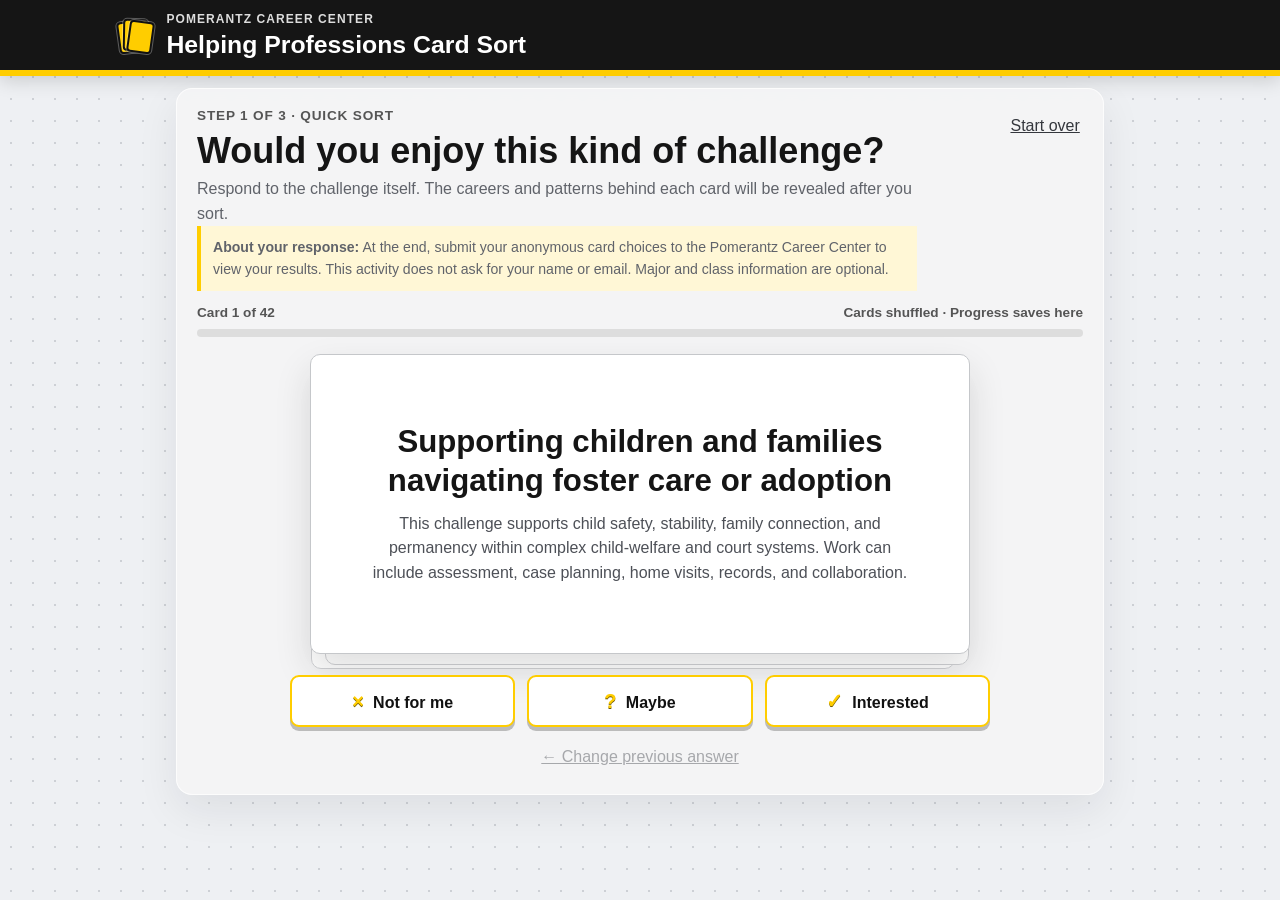
<file: index.html>
<!doctype html>
<html lang="en">
<head>
  <meta charset="utf-8">
  <meta name="viewport" content="width=device-width, initial-scale=1">
  <meta name="description" content="Sort helping-profession challenges, discover patterns, and save careers to explore.">
  <title>Helping Professions Card Sort</title>
  <link rel="stylesheet" href="styles.css">
</head>
<body>
  <a class="skip-link" href="#main">Skip to activity</a>
  <header class="site-header">
    <div class="header-inner">
      <div class="brand-mark" aria-hidden="true"><span></span><span></span><span></span></div>
      <div>
        <p class="eyebrow">Pomerantz Career Center</p>
        <h1>Helping Professions Card Sort</h1>
      </div>
    </div>
  </header>

  <main id="main" class="shell">
    <section id="sort-view" class="view" aria-labelledby="sort-heading">
      <div class="intro-row">
        <div>
          <p class="step-label">Step 1 of 3 · Quick sort</p>
          <h2 id="sort-heading">Would you enjoy this kind of challenge?</h2>
          <p>Respond to the challenge itself. The careers and patterns behind each card will be revealed after you sort.</p>
          <p class="data-notice"><strong>About your response:</strong> At the end, submit your anonymous card choices to the Pomerantz Career Center to view your results. This activity does not ask for your name or email. Major and class information are optional.</p>
        </div>
        <button id="reset-top" class="text-button" type="button">Start over</button>
      </div>

      <div class="progress-wrap" aria-live="polite">
        <div class="progress-meta"><span id="progress-text">Card 1 of 42</span><span id="saved-note">Cards shuffled · Progress saves here</span></div>
        <div class="progress-track"><div id="progress-bar" class="progress-bar"></div></div>
      </div>

      <div class="deck-stage">
        <article id="sort-card" class="sort-card" tabindex="-1">
          <h3 id="challenge-prompt"></h3>
          <p id="short-description" class="card-description"></p>
        </article>
      </div>

      <div class="decision-buttons" aria-label="Sort this card">
        <button class="decision not" data-choice="not" type="button"><span aria-hidden="true">×</span> Not for me</button>
        <button class="decision maybe" data-choice="maybe" type="button"><span aria-hidden="true">?</span> Maybe</button>
        <button class="decision interested" data-choice="interested" type="button"><span aria-hidden="true">✓</span> Interested</button>
      </div>
      <button id="back-card" class="back-button" type="button">← Change previous answer</button>
    </section>

    <section id="patterns-view" class="view" hidden aria-labelledby="patterns-heading">
      <p class="step-label">Step 2 of 3 · Find your patterns</p>
      <div class="result-heading-row">
        <div>
          <h2 id="patterns-heading">What caught your interest?</h2>
          <p id="patterns-summary"></p>
        </div>
        <button id="review-sort" class="secondary-button" type="button">Review my sort</button>
      </div>

      <div id="pattern-panel" class="pattern-panel"></div>

      <div class="shortlist-heading">
        <div>
          <h3>Choose up to 5 to explore further</h3>
          <p>Select the challenges you most want to investigate. Open any card to see careers, settings, and ways to gain experience.</p>
        </div>
        <div id="shortlist-count" class="count-pill" aria-live="polite">0 of 5 selected</div>
      </div>

      <div id="filter-row" class="filter-row" aria-label="Filter cards by pattern"></div>
      <div id="candidate-grid" class="candidate-grid"></div>
      <div id="empty-candidates" class="empty-state" hidden>
        <h3>No careers are in this group yet.</h3>
        <p>Choose another pattern, or review your sort and move a few cards into Interested or Maybe.</p>
      </div>

      <div class="sticky-next">
        <p id="next-help">Select at least one card to build your results.</p>
        <button id="build-results" class="primary-button" type="button" disabled>Continue to submit →</button>
      </div>
    </section>

    <section id="results-view" class="view" hidden aria-labelledby="results-heading">
      <p class="step-label">Step 3 of 3 · Submit and explore</p>
      <div class="result-heading-row">
        <div>
          <h2 id="results-heading">One last step</h2>
          <p id="results-intro">Add any optional context below. Your patterns and exploration list will appear after you submit.</p>
        </div>
      </div>

      <div id="results-content" hidden>
        <div id="result-patterns" class="result-patterns"></div>
        <div id="result-cards" class="result-cards"></div>

        <section class="explore-next" aria-labelledby="explore-next-heading">
          <h3 id="explore-next-heading">Keep exploring your strongest options</h3>
          <p>Use more than one source. Compare duties, preparation, work settings, and outlook; then test what you learn through conversations and experience.</p>
          <div class="resource-grid">
            <a href="https://careers.uiowa.edu/career-communities/helping-counseling" target="_blank" rel="noopener"><strong>Helping &amp; Counseling</strong><span>Career ideas, organizations, search terms, internships, and job resources</span></a>
            <a href="https://careers.uiowa.edu/explore" target="_blank" rel="noopener"><strong>Explore Majors &amp; Careers</strong><span>Assessments, O*NET, the Occupational Outlook Handbook, MyMajors, and exploration tools</span></a>
            <a href="https://careers.uiowa.edu/career-prep/gain-experience" target="_blank" rel="noopener"><strong>Gain Experience</strong><span>HawkShadow, Career Treks, research, volunteering, simulations, micro-internships, and experiential courses</span></a>
            <a href="https://careers.uiowa.edu/informational-interviews" target="_blank" rel="noopener"><strong>Talk with a professional</strong><span>Plan an informational interview to learn what a role is really like</span></a>
            <a href="https://www.onetonline.org/" target="_blank" rel="noopener"><strong>O*NET</strong><span>Compare tasks, skills, interests, work activities, and preparation</span></a>
            <a href="https://www.bls.gov/ooh/" target="_blank" rel="noopener"><strong>Occupational Outlook Handbook</strong><span>Verify education, duties, pay, and employment outlook</span></a>
          </div>
          <p class="accuracy-note"><strong>Important:</strong> Job titles and credential requirements vary by employer, state, and type of service. Verify current requirements before choosing a program or career path.</p>
        </section>

        <div class="final-actions">
          <button id="copy-results" class="secondary-button" type="button">Copy my results</button>
          <button id="print-results" class="primary-button" type="button">Print or save as PDF</button>
          <button id="edit-shortlist" class="secondary-button" type="button">Edit choices</button>
          <button id="reset-bottom" class="text-button" type="button">Start over</button>
        </div>
        <p id="copy-status" class="copy-status" role="status" aria-live="polite"></p>
      </div>

      <div id="submission-panel" class="action-panel">
        <form id="response-form" class="response-form">
          <div class="form-field">
            <label for="student-major">Major <span>(optional)</span></label>
            <input id="student-major" name="major" type="text" maxlength="120" autocomplete="organization-title" placeholder="e.g., Psychology">
          </div>
          <div class="form-field">
            <label for="usage-context">How are you using this? <span>(optional)</span></label>
            <select id="usage-context" name="usageContext">
              <option value="">Select one</option>
              <option value="class">Class assignment</option>
              <option value="workshop">Workshop or presentation</option>
              <option value="coaching">Career coaching appointment</option>
              <option value="individual">Individual exploration</option>
              <option value="other">Other</option>
            </select>
          </div>
          <div class="form-field">
            <label for="course-group">Course or group <span>(optional)</span></label>
            <input id="course-group" name="courseGroup" type="text" maxlength="120" placeholder="e.g., CCP:1300 or student organization" aria-describedby="course-lock-note">
            <small id="course-lock-note" class="course-lock-note" hidden>Provided by your course link</small>
          </div>
          <div class="honeypot" aria-hidden="true">
            <label for="website">Website</label>
            <input id="website" name="website" type="text" tabindex="-1" autocomplete="off">
          </div>
          <button id="save-results" class="primary-button" type="submit">Submit &amp; view my results</button>
        </form>
        <div class="submission-secondary">
          <button id="reset-submit" class="text-button" type="button">Start over</button>
        </div>
        <p id="save-status" class="save-status" role="status" aria-live="polite"></p>
      </div>
    </section>
  </main>

  <dialog id="detail-dialog" class="detail-dialog">
    <div class="dialog-topline">
      <span id="dialog-chip" class="category-chip"></span>
      <button id="close-dialog" class="close-button" type="button" aria-label="Close details">×</button>
    </div>
    <h2 id="dialog-title"></h2>
    <p id="dialog-description"></p>
    <dl class="detail-list">
      <div><dt>Strengths you might use</dt><dd id="dialog-strengths"></dd></div>
      <div><dt>Careers to investigate</dt><dd id="dialog-careers"></dd></div>
      <div><dt>Typical preparation</dt><dd id="dialog-preparation"></dd></div>
      <div><dt>Common settings</dt><dd id="dialog-settings"></dd></div>
      <div><dt>A question to investigate</dt><dd id="dialog-reality"></dd></div>
      <div><dt>Ways to try it out</dt><dd id="dialog-opportunities"></dd></div>
    </dl>
    <div class="dialog-resources">
      <a id="dialog-onet" class="resource-link" href="https://www.onetonline.org/" target="_blank" rel="noopener">Research a related occupation in O*NET ↗</a>
      <a class="resource-link" href="https://careers.uiowa.edu/career-communities/helping-counseling" target="_blank" rel="noopener">Explore Helping &amp; Counseling resources ↗</a>
    </div>
  </dialog>

  <div id="toast" class="toast" role="status" aria-live="polite"></div>
  <div id="print-locked-message" class="print-locked-message">
    <h1>Submit your card sort before printing</h1>
    <p>Return to the Helping Professions Card Sort, select “Submit &amp; view my results,” and then print again.</p>
  </div>
  <script src="cards-data.js"></script>
  <script src="app.js"></script>
</body>
</html>
</file>
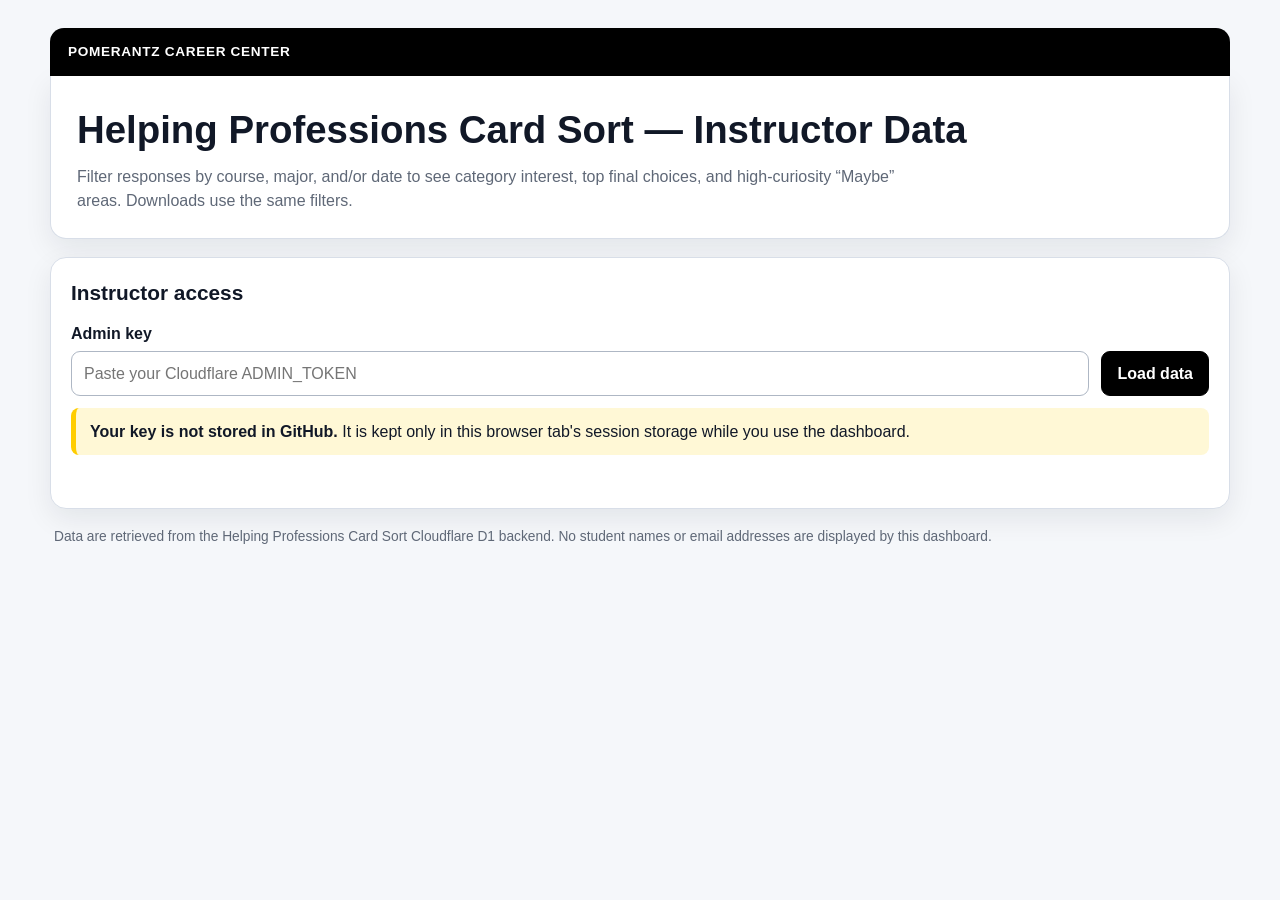
<file: instructor.html>
<!doctype html>
<html lang="en">
<head>
  <meta charset="utf-8">
  <meta name="viewport" content="width=device-width, initial-scale=1">
  <title>Helping Professions Card Sort — Instructor Data</title>
  <meta name="robots" content="noindex,nofollow">
  <style>
    :root{
      --ink:#111827;--muted:#5f6877;--line:#d8dee8;--panel:#fff;--soft:#f5f7fa;
      --gold:#ffcd00;--black:#000;--danger:#b42318;--success:#067647;
      --radius:16px;--shadow:0 10px 28px rgba(17,24,39,.08)
    }
    *{box-sizing:border-box}
    body{margin:0;font-family:Arial,Helvetica,sans-serif;color:var(--ink);background:var(--soft);line-height:1.45}
    button,input,select{font:inherit}
    button{cursor:pointer}
    .shell{width:min(1180px,calc(100% - 28px));margin:28px auto 56px}
    .brandbar{background:#000;color:#fff;padding:14px 18px;border-radius:14px 14px 0 0;font-size:.85rem;font-weight:700;letter-spacing:.05em}
    header{background:#fff;border:1px solid var(--line);border-top:none;padding:26px;border-radius:0 0 var(--radius) var(--radius);box-shadow:var(--shadow)}
    h1,h2,h3,p{margin-top:0}
    h1{margin-bottom:8px;font-size:clamp(1.7rem,4vw,2.4rem)}
    h2{font-size:1.3rem;margin-bottom:14px}
    h3{font-size:1rem;margin-bottom:8px}
    .lede{color:var(--muted);margin-bottom:0;max-width:820px}
    .panel{margin-top:18px;background:#fff;border:1px solid var(--line);border-radius:var(--radius);padding:20px;box-shadow:var(--shadow)}
    .auth-grid{display:grid;grid-template-columns:minmax(220px,1fr) auto;gap:12px;align-items:end}
    .filter-grid{display:grid;grid-template-columns:1.25fr 1.25fr .8fr .8fr;gap:12px;align-items:end}
    .filter-actions{display:flex;gap:10px;flex-wrap:wrap;margin-top:14px}
    label{display:block;font-weight:700;margin-bottom:6px}
    input,select{width:100%;min-height:44px;padding:10px 12px;border:1px solid #aeb7c4;border-radius:9px;background:#fff;color:var(--ink)}
    input:focus,select:focus,button:focus-visible{outline:3px solid rgba(255,205,0,.55);outline-offset:2px}
    .btn{border:1px solid #000;border-radius:9px;min-height:44px;padding:10px 15px;font-weight:700;background:#fff;color:#000}
    .btn.primary{background:#000;color:#fff}
    .btn.gold{background:var(--gold);color:#111;border-color:#111}
    .btn.subtle{border-color:var(--line)}
    .btn:disabled{opacity:.45;cursor:not-allowed}
    .status{min-height:1.5em;margin-top:10px;font-size:.94rem;color:var(--muted)}
    .status.error{color:var(--danger);font-weight:700}
    .status.success{color:var(--success);font-weight:700}
    .hidden{display:none!important}
    .summary-grid{display:grid;grid-template-columns:repeat(4,minmax(0,1fr));gap:12px;margin:18px 0}
    .metric{border:1px solid var(--line);border-radius:12px;padding:16px;background:#fff}
    .metric .value{display:block;font-size:1.8rem;font-weight:800;line-height:1.1;margin-bottom:5px}
    .metric .label{color:var(--muted);font-size:.9rem}
    .section-grid{display:grid;grid-template-columns:1.15fr .85fr;gap:18px;margin-top:18px}
    .card{border:1px solid var(--line);border-radius:14px;padding:18px;background:#fff}
    .note{background:#fff8d6;border-left:5px solid var(--gold);padding:12px 14px;border-radius:8px;margin:12px 0 0}
    .table-wrap{overflow-x:auto}
    table{width:100%;border-collapse:collapse;font-size:.94rem}
    th,td{text-align:left;padding:10px 8px;border-bottom:1px solid var(--line);vertical-align:top}
    th{font-size:.84rem;color:#4b5563}
    td.num,th.num{text-align:right;white-space:nowrap}
    .bar{height:10px;display:flex;width:100%;min-width:130px;border-radius:999px;overflow:hidden;background:#eef1f5;margin-top:5px}
    .bar .yes{background:#111827}
    .bar .maybe{background:#9ca3af}
    .legend{display:flex;gap:14px;flex-wrap:wrap;color:var(--muted);font-size:.85rem;margin:2px 0 12px}
    .dot{display:inline-block;width:10px;height:10px;border-radius:50%;margin-right:5px}
    .dot.yes{background:#111827}
    .dot.maybe{background:#9ca3af}
    .rank{display:inline-flex;width:26px;height:26px;border-radius:50%;align-items:center;justify-content:center;background:#111827;color:#fff;font-weight:800;font-size:.82rem;margin-right:8px;flex:0 0 auto}
    .rank-row{display:flex;align-items:flex-start;padding:9px 0;border-bottom:1px solid var(--line)}
    .rank-row:last-child{border-bottom:0}
    .rank-main{flex:1}
    .rank-main strong{display:block}
    .muted{color:var(--muted)}
    .actions{display:flex;gap:10px;flex-wrap:wrap;margin-top:14px}
    .match-count{font-weight:700;margin:12px 0 0}
    footer{color:var(--muted);font-size:.86rem;padding:18px 4px}

    @media(max-width:900px){
      .filter-grid{grid-template-columns:1fr 1fr}
      .summary-grid{grid-template-columns:repeat(2,minmax(0,1fr))}
      .section-grid{grid-template-columns:1fr}
    }
    @media(max-width:600px){
      .shell{width:min(100% - 18px,1180px);margin-top:12px}
      header,.panel{padding:16px}
      .auth-grid,.filter-grid{grid-template-columns:1fr}
      .summary-grid{grid-template-columns:1fr 1fr}
      .metric .value{font-size:1.45rem}
    }

    @media print{
      @page{size:letter landscape;margin:.32in}
      *{-webkit-print-color-adjust:exact!important;print-color-adjust:exact!important}
      body{background:#fff;color:#111;font-size:9pt}
      .shell{width:100%;margin:0}
      .auth-panel,.toolbar-panel,.actions,.status,footer,.context-card{display:none!important}

      .brandbar{
        background:#000!important;color:#fff!important;border-radius:0;
        padding:6px 11px;font-size:7.2pt;letter-spacing:.08em
      }
      header{
        border:1px solid #cfd5dd;border-top:0;border-radius:0 0 8px 8px;
        padding:9px 12px 8px;box-shadow:none!important;margin-bottom:7px
      }
      header h1{font-size:17pt;line-height:1.05;margin:0 0 3px}
      header .lede{display:none}

      #report{
        display:block!important;border:0!important;box-shadow:none!important;
        padding:0!important;margin:0!important
      }
      #report-heading{
        font-size:14pt;margin:0;border-bottom:3px solid #ffcd00;padding:0 0 4px
      }
      #report-subtitle{font-size:7.2pt;margin:3px 0 6px;color:#606975;line-height:1.2}

      .summary-grid{
        display:grid!important;grid-template-columns:repeat(4,1fr)!important;
        gap:5px;margin:0 0 6px
      }
      .metric{
        padding:6px 7px;border:1px solid #d4d9e1;border-radius:6px;
        background:#f7f8fa!important;min-height:40px
      }
      .metric .value{font-size:15pt;line-height:1;margin-bottom:2px}
      .metric .label{font-size:7pt;line-height:1.05;color:#555f6c}

      .section-grid{
        display:grid!important;grid-template-columns:1.15fr .85fr!important;
        gap:6px;margin-top:6px
      }
      .secondary-grid{grid-template-columns:1fr!important}
      .card{
        box-shadow:none!important;border:1px solid #d4d9e1;border-radius:6px;
        padding:6px 7px;margin:0;break-inside:avoid;page-break-inside:avoid
      }
      .card h3{font-size:9.5pt;margin:0 0 3px}
      .card p.muted{font-size:6.8pt;line-height:1.15;margin-bottom:3px}
      .legend{font-size:6.1pt;margin:0 0 3px;gap:7px}
      .dot{width:5px;height:5px}

      table{font-size:7pt}
      th,td{padding:2.7px 3px;line-height:1.1}
      th{font-size:6.4pt}
      .bar{height:4px;min-width:55px;margin-top:1px}

      .rank-row{padding:2.8px 0}
      .rank{width:15px;height:15px;font-size:5.5pt;margin-right:4px}
      .rank-main strong{font-size:7.5pt;line-height:1.08}
      .rank-main .muted{font-size:6.4pt;line-height:1.05}
      a{text-decoration:none;color:#111}
    }
  </style>
</head>
<body>
  <main class="shell">
    <div class="brandbar">POMERANTZ CAREER CENTER</div>
    <header>
      <h1>Helping Professions Card Sort — Instructor Data</h1>
      <p class="lede">Filter responses by course, major, and/or date to see category interest, top final choices, and high-curiosity “Maybe” areas. Downloads use the same filters.</p>
    </header>

    <section class="panel auth-panel" aria-labelledby="access-heading">
      <h2 id="access-heading">Instructor access</h2>
      <div class="auth-grid">
        <div>
          <label for="admin-token">Admin key</label>
          <input id="admin-token" type="password" autocomplete="off" placeholder="Paste your Cloudflare ADMIN_TOKEN">
        </div>
        <button id="connect" class="btn primary" type="button">Load data</button>
      </div>
      <p class="note"><strong>Your key is not stored in GitHub.</strong> It is kept only in this browser tab's session storage while you use the dashboard.</p>
      <div id="auth-status" class="status" role="status" aria-live="polite"></div>
    </section>

    <section id="toolbar-panel" class="panel toolbar-panel hidden" aria-labelledby="filter-heading">
      <h2 id="filter-heading">Filter responses</h2>
      <div class="filter-grid">
        <div>
          <label for="course-select">Course / group</label>
          <select id="course-select"></select>
        </div>
        <div>
          <label for="major-select">Major</label>
          <select id="major-select"></select>
        </div>
        <div>
          <label for="date-from">From date</label>
          <input id="date-from" type="date">
        </div>
        <div>
          <label for="date-to">To date</label>
          <input id="date-to" type="date">
        </div>
      </div>
      <div class="filter-actions">
        <button id="apply-filters" class="btn gold" type="button">View filtered summary</button>
        <button id="reset-filters" class="btn" type="button">Reset filters</button>
        <button id="clear-key" class="btn subtle" type="button">Clear admin key</button>
      </div>
      <div id="match-count" class="match-count"></div>
      <div id="filter-status" class="status" role="status" aria-live="polite"></div>
    </section>

    <section id="report" class="panel hidden" aria-labelledby="report-heading">
      <h2 id="report-heading">Response snapshot</h2>
      <p id="report-subtitle" class="muted"></p>

      <div class="summary-grid">
        <div class="metric"><span id="metric-responses" class="value">—</span><span class="label">Responses</span></div>
        <div class="metric"><span id="metric-interested" class="value">—</span><span class="label">Interested responses</span></div>
        <div class="metric"><span id="metric-maybe" class="value">—</span><span class="label">Maybe responses</span></div>
        <div class="metric"><span id="metric-selected" class="value">—</span><span class="label">Final choices selected</span></div>
      </div>

      <div class="section-grid">
        <section class="card">
          <h3>Interest by category</h3>
          <div class="legend">
            <span><span class="dot yes"></span>Interested</span>
            <span><span class="dot maybe"></span>Maybe</span>
          </div>
          <div class="table-wrap">
            <table>
              <thead>
                <tr>
                  <th>Category</th>
                  <th class="num">Interested</th>
                  <th class="num">Maybe</th>
                  <th>Share of category responses</th>
                </tr>
              </thead>
              <tbody id="category-body"></tbody>
            </table>
          </div>
        </section>

        <section class="card">
          <h3>Top final choices</h3>
          <p class="muted">Percent is the share of students selecting each activity as one of their final choices.</p>
          <div id="top-choices"></div>
        </section>
      </div>

      <div class="section-grid secondary-grid">
        <section class="card">
          <h3>Top 5 Maybe stretches</h3>
          <p class="muted">Activities where “Maybe” was at least as common as “Interested,” sorted by the share of students choosing Maybe.</p>
          <div id="maybe-stretches"></div>
        </section>

        <section class="card context-card">
          <h3>Response context</h3>
          <div class="table-wrap">
            <table><tbody id="context-body"></tbody></table>
          </div>
        </section>
      </div>

      <div class="actions">
        <button id="download-responses" class="btn primary" type="button">Download filtered responses CSV</button>
        <button id="download-cards" class="btn" type="button">Download filtered card-by-card CSV</button>
        <button id="download-finals" class="btn" type="button">Download filtered final choices CSV</button>
        <button id="print-report" class="btn" type="button">Print / save one-page snapshot</button>
      </div>
      <div id="report-status" class="status" role="status" aria-live="polite"></div>
    </section>

    <footer>Data are retrieved from the Helping Professions Card Sort Cloudflare D1 backend. No student names or email addresses are displayed by this dashboard.</footer>
  </main>

  <script src="cards-data.js"></script>
  <script>
  (() => {
    "use strict";

    const API_BASE = "https://helping-cards-api.kaitlyn-d-bailey.workers.dev";
    const TOKEN_KEY = "helping-cards-admin-token";

    const categoryLabels = {
      "Emotional Support & Mental Health":"Emotional & Mental Health Support",
      "Youth, Families, & Education":"Youth, Families & Learning",
      "Social Justice, Equity & Advocacy":"Equity, Justice & Advocacy",
      "Growth, Coaching & Personal Development":"Growth, Coaching & Guidance",
      "Health, Rehabilitation & Disability Support":"Health, Access & Independence",
      "Everyday Navigation & Resource Access":"Resources & Life Navigation",
      "Behind-the-Scenes Helpers":"Programs, Research & Systems"
    };

    const cards = Array.isArray(window.CARD_DATA) ? window.CARD_DATA : [];
    const cardById = new Map(cards.map(card => [String(card.id), card]));

    let allData = null;
    let activeData = null;
    let activeFilterLabel = "All responses";

    const el = id => document.getElementById(id);

    function setStatus(id, message = "", type = "") {
      const node = el(id);
      node.textContent = message;
      node.className = `status${type ? " " + type : ""}`;
    }

    function token() {
      return el("admin-token").value.trim();
    }

    function authHeaders() {
      return { "Authorization": `Bearer ${token()}` };
    }

    async function apiGet(path) {
      const response = await fetch(`${API_BASE}${path}`, {
        method: "GET",
        headers: authHeaders()
      });

      const body = await response.json().catch(() => ({}));

      if (!response.ok || !body.ok) {
        throw new Error(
          response.status === 401
            ? "Admin key was not accepted."
            : body.error || `Request failed (${response.status})`
        );
      }

      return body;
    }

    function parseJson(value, fallback) {
      if (value == null || value === "") return fallback;
      if (typeof value === "object") return value;
      try { return JSON.parse(value); }
      catch { return fallback; }
    }

    function choiceLabel(value) {
      const v = String(value ?? "").toLowerCase().trim();
      if (["interested","yes","3"].includes(v)) return "Interested";
      if (["maybe","2"].includes(v)) return "Maybe";
      if (["not","not for me","not_for_me","no","1"].includes(v)) return "Not for me";
      return String(value ?? "");
    }

    function normalizePayload(body) {
      if (Array.isArray(body.responses)) {
        const responseSummary = [];
        const cardChoices = [];
        const finalSelections = [];
        const categoryScores = [];

        body.responses.forEach(row => {
          const answers = parseJson(row.answers_json, {});
          const shortlist = parseJson(row.shortlist_json, []);
          const scores = parseJson(row.category_scores_json, {});

          responseSummary.push({
            response_id: row.id,
            session_id: row.session_id,
            major: row.major || "",
            usage_context: row.usage_context || "",
            course_group: row.course_group || "",
            interested_count: Number(row.interested_count || 0),
            maybe_count: Number(row.maybe_count || 0),
            not_count: Number(row.not_count || 0),
            selected_count: Number(row.selected_count || 0),
            schema_version: row.schema_version || "",
            created_at: row.created_at || "",
            updated_at: row.updated_at || ""
          });

          Object.entries(answers || {}).forEach(([cardId, choice]) => {
            cardChoices.push({
              response_id: row.id,
              session_id: row.session_id,
              course_group: row.course_group || "",
              card_id: String(cardId),
              choice: choiceLabel(choice)
            });
          });

          (Array.isArray(shortlist) ? shortlist : []).forEach((item, index) => {
            const cardId =
              item && typeof item === "object"
                ? item.id ?? item.card_id ?? item.cardId ?? ""
                : item;

            finalSelections.push({
              response_id: row.id,
              session_id: row.session_id,
              course_group: row.course_group || "",
              selection_rank: index + 1,
              card_id: String(cardId)
            });
          });

          if (scores && typeof scores === "object" && !Array.isArray(scores)) {
            Object.entries(scores).forEach(([category, value]) => {
              categoryScores.push({
                response_id: row.id,
                category,
                value
              });
            });
          }
        });

        return { responseSummary, cardChoices, finalSelections, categoryScores };
      }

      return {
        responseSummary: Array.isArray(body.response_summary) ? body.response_summary : [],
        cardChoices: Array.isArray(body.card_choices) ? body.card_choices : [],
        finalSelections: Array.isArray(body.final_selections) ? body.final_selections : [],
        categoryScores: Array.isArray(body.category_scores) ? body.category_scores : []
      };
    }

    function escapeHtml(value) {
      const div = document.createElement("div");
      div.textContent = String(value ?? "");
      return div.innerHTML;
    }

    function pct(value) {
      return `${Math.round(value * 100)}%`;
    }

    function cardName(cardId) {
      return cardById.get(String(cardId))?.prompt || String(cardId);
    }

    function cardCategory(cardId) {
      return cardById.get(String(cardId))?.categoryA || "Unknown";
    }

    function dateOnly(value) {
      const text = String(value || "").trim();
      const match = text.match(/^(\d{4}-\d{2}-\d{2})/);
      if (match) return match[1];

      const d = new Date(text);
      if (Number.isNaN(d.getTime())) return "";
      return d.toISOString().slice(0, 10);
    }

    function formatDate(value) {
      if (!value) return "—";
      const normalized = String(value).includes("T")
        ? String(value)
        : String(value).replace(" ", "T") + "Z";
      const d = new Date(normalized);
      return Number.isNaN(d.getTime()) ? String(value) : d.toLocaleString();
    }

    function normalizeText(value) {
      return String(value || "").trim().replace(/\s+/g, " ");
    }

    function majorKey(value) {
      return normalizeText(value).toLocaleLowerCase();
    }

    function uniqueSorted(values) {
      return [...new Set(values.map(normalizeText).filter(Boolean))]
        .sort((a, b) => a.localeCompare(b, undefined, { sensitivity: "base" }));
    }

    function populateFilters() {
      const responses = allData?.responseSummary || [];

      const courses = uniqueSorted(responses.map(r => r.course_group));

      const majorMap = new Map();
      responses.forEach(r => {
        const display = normalizeText(r.major);
        if (!display) return;
        const key = majorKey(display);
        if (!majorMap.has(key)) majorMap.set(key, display);
      });
      const majors = [...majorMap.entries()]
        .sort((a, b) => a[1].localeCompare(b[1], undefined, { sensitivity: "base" }));

      el("course-select").innerHTML =
        `<option value="">All courses / groups</option>` +
        courses.map(course =>
          `<option value="${escapeHtml(course)}">${escapeHtml(course)}</option>`
        ).join("");

      el("major-select").innerHTML =
        `<option value="">All majors</option>` +
        majors.map(([key, display]) =>
          `<option value="${escapeHtml(key)}">${escapeHtml(display)}</option>`
        ).join("");

      const dates = responses
        .map(r => dateOnly(r.created_at))
        .filter(Boolean)
        .sort();

      if (dates.length) {
        el("date-from").min = dates[0];
        el("date-from").max = dates[dates.length - 1];
        el("date-to").min = dates[0];
        el("date-to").max = dates[dates.length - 1];
      }
    }

    function currentFilterDescription(responseCount) {
      const course = el("course-select").value;
      const majorOption = el("major-select").selectedOptions[0];
      const major = el("major-select").value ? majorOption?.textContent : "";
      const from = el("date-from").value;
      const to = el("date-to").value;

      const parts = [];
      if (course) parts.push(course);
      if (major) parts.push(major);

      if (from && to) parts.push(`${from} to ${to}`);
      else if (from) parts.push(`from ${from}`);
      else if (to) parts.push(`through ${to}`);

      activeFilterLabel = parts.length ? parts.join(" • ") : "All responses";
      return `${responseCount} response${responseCount === 1 ? "" : "s"} • ${activeFilterLabel}`;
    }

    function filteredData() {
      if (!allData) return null;

      const course = normalizeText(el("course-select").value);
      const major = el("major-select").value;
      const from = el("date-from").value;
      const to = el("date-to").value;

      if (from && to && from > to) {
        throw new Error("The From date must be on or before the To date.");
      }

      const responses = allData.responseSummary.filter(row => {
        if (course && normalizeText(row.course_group) !== course) return false;
        if (major && majorKey(row.major) !== major) return false;

        const submitted = dateOnly(row.created_at);
        if (from && (!submitted || submitted < from)) return false;
        if (to && (!submitted || submitted > to)) return false;

        return true;
      });

      const ids = new Set(responses.map(r => String(r.response_id)));

      return {
        responseSummary: responses,
        cardChoices: allData.cardChoices.filter(r => ids.has(String(r.response_id))),
        finalSelections: allData.finalSelections.filter(r => ids.has(String(r.response_id))),
        categoryScores: allData.categoryScores.filter(r => ids.has(String(r.response_id)))
      };
    }

    async function loadData() {
      if (!token()) {
        setStatus("auth-status", "Paste your admin key first.", "error");
        return;
      }

      el("connect").disabled = true;
      setStatus("auth-status", "Loading saved responses…");

      try {
        const body = await apiGet("/api/admin/responses");
        allData = normalizePayload(body);

        if (!allData.responseSummary.length) {
          throw new Error("No saved responses were found yet.");
        }

        sessionStorage.setItem(TOKEN_KEY, token());
        populateFilters();
        el("toolbar-panel").classList.remove("hidden");

        setStatus(
          "auth-status",
          `${allData.responseSummary.length} saved response${allData.responseSummary.length === 1 ? "" : "s"} loaded.`,
          "success"
        );

        resetFilters(true);
      } catch (error) {
        allData = null;
        activeData = null;
        setStatus("auth-status", error.message, "error");
        el("toolbar-panel").classList.add("hidden");
        el("report").classList.add("hidden");
      } finally {
        el("connect").disabled = false;
      }
    }

    function applyFilters(scroll = true) {
      try {
        activeData = filteredData();
        const count = activeData.responseSummary.length;

        el("match-count").textContent =
          `${count} of ${allData.responseSummary.length} responses match the current filters.`;

        if (!count) {
          el("report").classList.add("hidden");
          setStatus("filter-status", "No responses match those filters.", "error");
          return;
        }

        setStatus("filter-status", "");
        renderReport(activeData);

        if (scroll) {
          el("report").scrollIntoView({ behavior: "smooth", block: "start" });
        }
      } catch (error) {
        el("report").classList.add("hidden");
        setStatus("filter-status", error.message, "error");
      }
    }

    function resetFilters(apply = true) {
      el("course-select").value = "";
      el("major-select").value = "";
      el("date-from").value = "";
      el("date-to").value = "";
      setStatus("filter-status", "");
      if (apply && allData) applyFilters(false);
    }

    function renderReport(data) {
      const responses = data.responseSummary;
      const cardChoices = data.cardChoices;
      const finalSelections = data.finalSelections;
      const responseCount = responses.length;

      const interested = cardChoices.filter(r => choiceLabel(r.choice) === "Interested").length;
      const maybe = cardChoices.filter(r => choiceLabel(r.choice) === "Maybe").length;
      const notForMe = cardChoices.filter(r => choiceLabel(r.choice) === "Not for me").length;
      const allChoices = interested + maybe + notForMe;

      el("metric-responses").textContent = responseCount.toLocaleString();
      el("metric-interested").textContent = allChoices ? pct(interested / allChoices) : "—";
      el("metric-maybe").textContent = allChoices ? pct(maybe / allChoices) : "—";
      el("metric-selected").textContent = finalSelections.length.toLocaleString();

      const courseValue = el("course-select").value;
      const majorOption = el("major-select").selectedOptions[0];
      const majorValue = el("major-select").value ? majorOption?.textContent : "";
      const titleParts = [];

      if (courseValue) titleParts.push(courseValue);
      if (majorValue) titleParts.push(majorValue);

      el("report-heading").textContent =
        titleParts.length ? titleParts.join(" — ") : "Helping Professions Card Sort Snapshot";

      el("report-subtitle").textContent = currentFilterDescription(responseCount);

      renderCategoryTable(cardChoices);
      renderTopChoices(finalSelections, responseCount);
      renderMaybeStretches(cardChoices, responseCount);
      renderContext(responses);

      el("report").classList.remove("hidden");
    }

    function renderCategoryTable(cardChoices) {
      const stats = new Map();

      cards.forEach(card => {
        if (!stats.has(card.categoryA)) {
          stats.set(card.categoryA, { interested: 0, maybe: 0, not: 0, total: 0 });
        }
      });

      cardChoices.forEach(row => {
        const cat = cardCategory(row.card_id);
        if (!stats.has(cat)) {
          stats.set(cat, { interested: 0, maybe: 0, not: 0, total: 0 });
        }

        const s = stats.get(cat);
        const label = choiceLabel(row.choice);

        if (label === "Interested") s.interested += 1;
        else if (label === "Maybe") s.maybe += 1;
        else if (label === "Not for me") s.not += 1;

        s.total += 1;
      });

      const rows = [...stats.entries()]
        .filter(([, s]) => s.total > 0)
        .sort((a, b) => {
          const aRate = (a[1].interested * 2 + a[1].maybe) / Math.max(a[1].total * 2, 1);
          const bRate = (b[1].interested * 2 + b[1].maybe) / Math.max(b[1].total * 2, 1);
          return bRate - aRate;
        });

      el("category-body").innerHTML =
        rows.map(([name, s]) => {
          const yesRate = s.interested / s.total;
          const maybeRate = s.maybe / s.total;

          return `
            <tr>
              <td><strong>${escapeHtml(categoryLabels[name] || name)}</strong></td>
              <td class="num">${pct(yesRate)}</td>
              <td class="num">${pct(maybeRate)}</td>
              <td>
                <div class="bar" aria-label="${pct(yesRate)} interested, ${pct(maybeRate)} maybe">
                  <span class="yes" style="width:${yesRate * 100}%"></span>
                  <span class="maybe" style="width:${maybeRate * 100}%"></span>
                </div>
              </td>
            </tr>
          `;
        }).join("") ||
        `<tr><td colspan="4">No card-level response data found.</td></tr>`;
    }

    function renderTopChoices(finalSelections, responseCount) {
      const counts = new Map();

      finalSelections.forEach(row => {
        const id = String(row.card_id);
        counts.set(id, (counts.get(id) || 0) + 1);
      });

      const top = [...counts.entries()]
        .sort((a, b) => b[1] - a[1])
        .slice(0, 10);

      el("top-choices").innerHTML =
        top.map(([id, count], index) => `
          <div class="rank-row">
            <span class="rank">${index + 1}</span>
            <div class="rank-main">
              <strong>${escapeHtml(cardName(id))}</strong>
              <span class="muted">${pct(responseCount ? count / responseCount : 0)} of students • ${count} selection${count === 1 ? "" : "s"}</span>
            </div>
          </div>
        `).join("") ||
        `<p class="muted">No final-choice data found.</p>`;
    }

    function renderMaybeStretches(cardChoices, responseCount) {
      const byCard = new Map();

      cardChoices.forEach(row => {
        const id = String(row.card_id);

        if (!byCard.has(id)) {
          byCard.set(id, { interested: 0, maybe: 0, not: 0 });
        }

        const s = byCard.get(id);
        const label = choiceLabel(row.choice);

        if (label === "Interested") s.interested += 1;
        else if (label === "Maybe") s.maybe += 1;
        else if (label === "Not for me") s.not += 1;
      });

      const items = [...byCard.entries()]
        .map(([id, s]) => ({
          id,
          maybe: s.maybe,
          interested: s.interested,
          maybeRate: responseCount ? s.maybe / responseCount : 0,
          interestedRate: responseCount ? s.interested / responseCount : 0
        }))
        .filter(item => item.maybe > 0 && item.maybe >= item.interested)
        .sort((a, b) => b.maybeRate - a.maybeRate || b.maybe - a.maybe)
        .slice(0, 5);

      el("maybe-stretches").innerHTML =
        items.map((item, index) => `
          <div class="rank-row">
            <span class="rank">${index + 1}</span>
            <div class="rank-main">
              <strong>${escapeHtml(cardName(item.id))}</strong>
              <span class="muted">${pct(item.maybeRate)} Maybe • ${pct(item.interestedRate)} Interested</span>
            </div>
          </div>
        `).join("") ||
        `<p class="muted">No activities currently meet the “Maybe stretch” rule.</p>`;
    }

    function renderContext(responses) {
      const majors = new Map();
      const courses = new Map();

      responses.forEach(row => {
        const major = normalizeText(row.major);
        const course = normalizeText(row.course_group);

        if (major) majors.set(major, (majors.get(major) || 0) + 1);
        if (course) courses.set(course, (courses.get(course) || 0) + 1);
      });

      const topMajors = [...majors.entries()]
        .sort((a, b) => b[1] - a[1])
        .slice(0, 5);

      const topCourses = [...courses.entries()]
        .sort((a, b) => b[1] - a[1])
        .slice(0, 5);

      const first = responses.map(r => r.created_at).filter(Boolean).sort()[0];
      const last = responses.map(r => r.updated_at || r.created_at).filter(Boolean).sort().at(-1);

      el("context-body").innerHTML = `
        <tr>
          <th>Filters</th>
          <td>${escapeHtml(activeFilterLabel)}</td>
        </tr>
        <tr>
          <th>First response</th>
          <td>${escapeHtml(formatDate(first))}</td>
        </tr>
        <tr>
          <th>Most recent update</th>
          <td>${escapeHtml(formatDate(last))}</td>
        </tr>
        <tr>
          <th>Majors represented</th>
          <td>${escapeHtml(topMajors.length ? topMajors.map(([n,c]) => `${n} (${c})`).join(", ") : "No optional major information")}</td>
        </tr>
        <tr>
          <th>Courses / groups represented</th>
          <td>${escapeHtml(topCourses.length ? topCourses.map(([n,c]) => `${n} (${c})`).join(", ") : "No course/group information")}</td>
        </tr>
      `;
    }

    function csvEscape(value) {
      const text = value == null ? "" : String(value);
      return /[",\n\r]/.test(text) ? `"${text.replaceAll('"', '""')}"` : text;
    }

    function downloadCsv(filename, rows, columns) {
      const lines = [
        columns.map(c => csvEscape(c.label)).join(","),
        ...rows.map(row => columns.map(c => csvEscape(c.value(row))).join(","))
      ];

      const blob = new Blob(["\uFEFF" + lines.join("\r\n")], {
        type: "text/csv;charset=utf-8"
      });

      const url = URL.createObjectURL(blob);
      const link = document.createElement("a");
      link.href = url;
      link.download = filename;
      document.body.appendChild(link);
      link.click();
      link.remove();
      URL.revokeObjectURL(url);
    }

    function safeFilename(value) {
      return String(value || "all-responses")
        .trim()
        .replace(/[^a-z0-9-_]+/gi, "-")
        .replace(/^-+|-+$/g, "")
        .slice(0, 100) || "all-responses";
    }

    function filteredFilenameBase() {
      const course = el("course-select").value || "all-courses";
      const majorOption = el("major-select").selectedOptions[0];
      const major = el("major-select").value ? majorOption?.textContent : "all-majors";
      const from = el("date-from").value;
      const to = el("date-to").value;

      const datePart =
        from && to ? `${from}-to-${to}` :
        from ? `from-${from}` :
        to ? `through-${to}` :
        "all-dates";

      return safeFilename(`${course}-${major}-${datePart}`);
    }

    function downloadResponses() {
      const rows = activeData?.responseSummary || [];

      downloadCsv(
        `helping-cards-${filteredFilenameBase()}-responses.csv`,
        rows,
        [
          { label:"Response ID", value:r => r.response_id },
          { label:"Anonymous Session ID", value:r => r.session_id },
          { label:"Major", value:r => r.major },
          { label:"Use Context", value:r => r.usage_context },
          { label:"Course / Group", value:r => r.course_group },
          { label:"Interested", value:r => r.interested_count },
          { label:"Maybe", value:r => r.maybe_count },
          { label:"Not for Me", value:r => r.not_count },
          { label:"Final Selections", value:r => r.selected_count },
          { label:"First Submitted", value:r => r.created_at },
          { label:"Last Updated", value:r => r.updated_at },
          { label:"Schema Version", value:r => r.schema_version || "" }
        ]
      );
    }

    function downloadCards() {
      const rows = activeData?.cardChoices || [];

      downloadCsv(
        `helping-cards-${filteredFilenameBase()}-card-choices.csv`,
        rows,
        [
          { label:"Response ID", value:r => r.response_id },
          { label:"Anonymous Session ID", value:r => r.session_id || "" },
          { label:"Card ID", value:r => r.card_id },
          { label:"Activity", value:r => cardName(r.card_id) },
          { label:"Category", value:r => categoryLabels[cardCategory(r.card_id)] || cardCategory(r.card_id) },
          { label:"Choice", value:r => choiceLabel(r.choice) }
        ]
      );
    }

    function downloadFinals() {
      const rows = activeData?.finalSelections || [];

      downloadCsv(
        `helping-cards-${filteredFilenameBase()}-final-choices.csv`,
        rows,
        [
          { label:"Response ID", value:r => r.response_id },
          { label:"Anonymous Session ID", value:r => r.session_id || "" },
          { label:"Selection Rank", value:r => r.selection_rank },
          { label:"Card ID", value:r => r.card_id },
          { label:"Activity", value:r => cardName(r.card_id) },
          { label:"Category", value:r => categoryLabels[cardCategory(r.card_id)] || cardCategory(r.card_id) }
        ]
      );
    }

    el("connect").addEventListener("click", loadData);
    el("apply-filters").addEventListener("click", () => applyFilters(true));
    el("reset-filters").addEventListener("click", () => resetFilters(true));

    ["course-select","major-select","date-from","date-to"].forEach(id => {
      el(id).addEventListener("change", () => {
        if (allData) applyFilters(false);
      });
    });

    el("clear-key").addEventListener("click", () => {
      sessionStorage.removeItem(TOKEN_KEY);
      el("admin-token").value = "";
      el("toolbar-panel").classList.add("hidden");
      el("report").classList.add("hidden");
      allData = null;
      activeData = null;
      setStatus("auth-status", "Admin key cleared from this browser tab.", "success");
    });

    el("download-responses").addEventListener("click", downloadResponses);
    el("download-cards").addEventListener("click", downloadCards);
    el("download-finals").addEventListener("click", downloadFinals);
    el("print-report").addEventListener("click", () => window.print());

    const savedToken = sessionStorage.getItem(TOKEN_KEY);
    if (savedToken) {
      el("admin-token").value = savedToken;
      loadData();
    }
  })();
  </script>
</body>
</html>
</file>
<file: styles.css>
:root {
  --black: #151515;
  --yellow: #ffcd00;
  --paper: #ffffff;
  --canvas: #eef0f3;
  --muted: #60636a;
  --line: #d7d8db;
  --focus: #005ea8;
  --shadow: 0 14px 35px rgba(0, 0, 0, 0.1);
}

* { box-sizing: border-box; }
html { scroll-behavior: smooth; }
body {
  margin: 0;
  color: var(--black);
  background-color: var(--canvas);
  background-image: radial-gradient(#cdd0d5 1px, transparent 1px);
  background-size: 22px 22px;
  font-family: "Aptos", "Segoe UI", Arial, Helvetica, sans-serif;
  font-size: 16px;
  line-height: 1.55;
}
button, a { font: inherit; }
button { cursor: pointer; }
button:focus-visible, a:focus-visible, [tabindex]:focus-visible {
  outline: 3px solid var(--focus);
  outline-offset: 3px;
}
.skip-link {
  position: fixed;
  left: 1rem;
  top: -5rem;
  z-index: 100;
  background: #fff;
  color: #000;
  padding: .7rem 1rem;
  border: 2px solid #000;
}
.skip-link:focus { top: 1rem; }
.site-header { background: var(--black); color: #fff; border-bottom: 6px solid var(--yellow); box-shadow: 0 4px 18px rgba(0,0,0,.16); }
.header-inner { max-width: 1080px; margin: auto; padding: .62rem 1.15rem; display: flex; align-items: center; gap: .75rem; }
.brand-mark { width: 36px; height: 36px; position: relative; flex: 0 0 36px; }
.brand-mark span { position:absolute; width:25px; height:32px; border:2px solid #111; border-radius:4px; background:var(--yellow); box-shadow:0 0 0 1px rgba(255,255,255,.3); }
.brand-mark span:nth-child(1) { left:0; top:4px; transform:rotate(-8deg); }
.brand-mark span:nth-child(2) { left:5px; top:2px; transform:rotate(1deg); }
.brand-mark span:nth-child(3) { left:10px; top:4px; transform:rotate(8deg); }
.site-header h1 { font-size: clamp(1.15rem, 2.7vw, 1.55rem); margin: 0; line-height: 1.2; }
.eyebrow { margin: 0 0 .1rem; text-transform: uppercase; letter-spacing: .09em; font-size: .75rem; color: #ddd; font-weight: 700; }
.shell { max-width: 960px; margin: 0 auto; padding: .75rem 1rem 1.5rem; }
.view { min-height:0; background:rgba(244,244,245,.9); border:1px solid rgba(255,255,255,.75); padding:1rem 1.25rem; border-radius:16px; box-shadow:0 15px 42px rgba(23,28,36,.08); backdrop-filter:blur(4px); }
.intro-row, .result-heading-row, .shortlist-heading { display: flex; justify-content: space-between; align-items: flex-start; gap: 1.5rem; }
.step-label { margin: 0 0 .25rem; color: #555; font-size: .85rem; font-weight: 800; text-transform: uppercase; letter-spacing: .06em; }
h2 { margin: 0 0 .35rem; font-size: clamp(1.6rem, 4vw, 2.25rem); line-height: 1.15; }
h3 { line-height: 1.25; }
.intro-row p:not(.step-label), .result-heading-row p, .shortlist-heading p { margin: 0; color: var(--muted); max-width: 720px; }
.intro-row .data-notice { margin-top:.7rem; padding:.65rem .75rem; max-width:760px; border-left:4px solid var(--yellow); background:#fff7d6; color:#333; font-size:.88rem; }
.progress-wrap { margin: .7rem 0 .55rem; }
.progress-meta { display: flex; justify-content: space-between; gap: 1rem; margin-bottom: .4rem; font-size: .85rem; font-weight: 700; color: #555; }
.progress-track { height: 8px; overflow: hidden; border-radius: 99px; background: #ddd; }
.progress-bar { height: 100%; width: 0; background: var(--yellow); transition: width .25s ease; }
.deck-stage { position:relative; width:min(100%, 680px); margin:.6rem auto .65rem; padding:.45rem .6rem .65rem; isolation:isolate; }
.deck-stage::before, .deck-stage::after { content:""; position:absolute; inset:1rem 1.1rem .25rem; background:#fff; border:1px solid #d1d2d5; border-radius:10px; z-index:-1; }
.deck-stage::before { transform:translate(-7px, 8px); }
.deck-stage::after { transform:translate(7px, 4px); }
.sort-card {
  position: relative;
  width:100%;
  height:clamp(230px, 36vh, 300px);
  min-height:230px;
  padding:clamp(1.25rem, 4vw, 2rem);
  background:#fff;
  border:1px solid #c5c7ca;
  border-radius:10px;
  box-shadow:0 16px 36px rgba(0,0,0,.13);
  display: flex;
  flex-direction: column;
  justify-content: center;
}
#sort-card:focus { outline: none; }
.category-chip { display: inline-flex; align-items: center; gap: .35rem; padding: .32rem .65rem; border-radius: 99px; background: var(--cat-soft); color:#202124; border:1px solid var(--cat); font-size: .78rem; font-weight: 800; }
.category-chip::before { content: ""; width: .55rem; height: .55rem; background: var(--cat); border-radius: 50%; }
.sort-card h3 { position:relative; z-index:1; max-width: 520px; margin: 0 auto .7rem; font-size:clamp(1.45rem, 3vw, 1.95rem); text-align:center; }
.card-description { max-width: 700px; margin: 0 auto; color: #4d5057; text-align: center; font-size: 1.05rem; }
.card-description { position:relative; z-index:1; max-width:540px; font-size:1rem; }
.decision-buttons { margin: .25rem auto 0; max-width:700px; display: grid; grid-template-columns: repeat(3, 1fr); gap: .75rem; }
.decision { position:relative; min-height:52px; border-radius:9px; border:2px solid var(--yellow); background:#fff; color:#111; font-weight:800; box-shadow:0 4px 0 #bbb; transition:transform .12s ease, background .12s ease, box-shadow .12s ease; }
.decision:hover { transform: translateY(-2px); background:#f4f4f4; }
.decision:active { transform:translateY(3px); background:#e3e3e3; box-shadow:0 2px 0 #aaa; }
.decision span { color:var(--yellow); font-size:1.25em; font-weight:900; margin-right:.3rem; text-shadow:0 1px 0 #6d5800; }
.decision.not, .decision.maybe, .decision.interested { background:#fff; color:#111; border-color:var(--yellow); box-shadow:0 4px 0 #bbb; }
.decision.not:hover, .decision.maybe:hover, .decision.interested:hover { background:#f4f4f4; }
.decision.not:active, .decision.maybe:active, .decision.interested:active { background:#e3e3e3; box-shadow:0 2px 0 #aaa; }
.decision.current-choice { background:#e8e8e8; box-shadow:0 0 0 3px #b8b8b8; }
.back-button, .text-button { border: 0; background: transparent; text-decoration: underline; color: #34373d; padding: .55rem .2rem; }
.back-button { display: block; margin: .55rem auto 0; }
.back-button:disabled { opacity: .4; cursor: default; }
.primary-button, .secondary-button { border-radius: 7px; padding: .72rem 1rem; min-height: 46px; font-weight: 800; }
.primary-button { border: 2px solid var(--black); background: var(--black); color: white; }
.primary-button:hover { background: #333; }
.primary-button:disabled { opacity: .45; cursor: not-allowed; }
.secondary-button { border: 2px solid #333; background: #fff; color: #222; }
.pattern-panel { display: grid; grid-template-columns: repeat(2, 1fr); gap: .8rem; margin: 1.6rem 0 2rem; }
.pattern-row { --cat:#8095F2; --cat-soft:#E5EAFF; background:var(--cat-soft); border:1px solid var(--cat); border-left:7px solid var(--cat); border-radius:9px; padding:.85rem 1rem; }
.pattern-name { display: flex; justify-content: space-between; gap: 1rem; font-weight: 800; }
.pattern-row p { margin: .15rem 0 .55rem; color: #5a5d63; font-size: .9rem; }
.pattern-meter { height: 7px; border-radius: 99px; background: #e3e3e3; overflow: hidden; }
.pattern-meter span { display: block; height: 100%; background: var(--cat); }
.shortlist-heading { border-top: 1px solid #ccc; padding-top: 1.6rem; }
.shortlist-heading h3 { margin: 0 0 .25rem; font-size: 1.45rem; }
.count-pill { white-space: nowrap; background: #fff; border: 1px solid #aaa; border-radius: 99px; padding: .4rem .75rem; font-weight: 800; }
.filter-row { display: flex; gap: .5rem; overflow-x: auto; padding: 1.2rem 0 .8rem; }
.filter-button { white-space: nowrap; border: 1px solid #999; background: #fff; border-radius: 99px; padding: .45rem .8rem; font-weight: 700; }
.filter-button[aria-pressed="true"] { background:#e3e3e3; color:#111; border-color:#777; }
.candidate-grid { display: grid; grid-template-columns: repeat(2, 1fr); gap: .9rem; }
.candidate-card { --cat:#475569; --cat-soft:#eef1f5; position: relative; background: #fff; border: 1px solid var(--line); border-top: 6px solid var(--cat); border-radius: 10px; padding: 1rem; }
.candidate-card.selected { box-shadow: 0 0 0 3px var(--cat); }
.candidate-card h4 { font-size: 1.08rem; margin: .75rem 0 .45rem; line-height: 1.3; }
.candidate-card p { margin: 0 0 .75rem; color: #555; font-size: .92rem; }
.candidate-actions { display: flex; justify-content: space-between; align-items: center; gap: .75rem; }
.details-button { border: 0; background: transparent; text-decoration: underline; padding: .35rem 0; }
.select-button { border: 1px solid #333; border-radius: 6px; background: #fff; padding: .45rem .65rem; font-weight: 800; }
.select-button[aria-pressed="true"] { background:var(--cat); color:#111; border-color:#222; }
.empty-state { text-align: center; background: #fff; padding: 2rem; border: 1px dashed #999; border-radius: 10px; }
.sticky-next { position: sticky; bottom: 0; z-index: 5; margin-top: 1.25rem; padding: 1rem; display: flex; justify-content: space-between; align-items: center; gap: 1rem; background: rgba(255,255,255,.96); border: 1px solid #ccc; border-radius: 10px; box-shadow: 0 -5px 20px rgba(0,0,0,.08); }
.sticky-next p { margin: 0; color: #555; }
.result-patterns { margin: 1.5rem 0; padding: 1rem 1.15rem; background: #fff; border-left: 7px solid var(--yellow); box-shadow: 0 4px 18px rgba(0,0,0,.06); }
.result-patterns h3 { margin: 0 0 .35rem; }
.result-patterns p { margin: 0; color: #555; }
.result-cards { display: grid; gap: 1rem; }
.result-card { --cat:#475569; --cat-soft:#eef1f5; background:#fff; border: 1px solid var(--line); border-left: 8px solid var(--cat); border-radius: 10px; padding: 1.2rem; break-inside: avoid; }
.result-card h3 { margin: .75rem 0 1rem; font-size: 1.35rem; }
.result-card dl { display:grid; grid-template-columns: repeat(2, 1fr); gap: .75rem 1rem; margin:0; }
.result-card dl div { background: #f7f7f7; padding: .75rem; border-radius: 6px; }
.result-card dt { font-weight: 800; font-size: .84rem; text-transform: uppercase; letter-spacing: .03em; }
.result-card dd { margin: .2rem 0 0; }
.result-card a { color:#004b87; font-weight:800; }
.explore-next { margin-top:1.5rem; padding:1.2rem; background:#fff; border:1px solid #c9c9c9; border-top:6px solid var(--yellow); border-radius:10px; }
.explore-next h3 { margin:0 0 .35rem; }
.explore-next > p { margin:.25rem 0 1rem; color:#50535a; }
.resource-grid { display:grid; grid-template-columns:repeat(2, 1fr); gap:.7rem; }
.resource-grid a { display:flex; flex-direction:column; gap:.2rem; padding:.8rem; border:1px solid #bbb; border-radius:7px; background:#f7f7f7; color:#111; text-decoration:none; }
.resource-grid a:hover { background:#ededed; border-color:#777; }
.resource-grid span { color:#555; font-size:.9rem; line-height:1.35; }
.explore-next .accuracy-note { margin:1rem 0 0; padding:.75rem; background:#fff7d6; color:#333; border-left:4px solid var(--yellow); }
.action-panel { margin-top: 1.5rem; padding: 1.3rem; background: var(--yellow); border-radius: 10px; }
.action-panel h3, .action-panel p { margin: 0; }
.response-form { display:grid; grid-template-columns:repeat(3, 1fr); gap:.75rem; margin-top:0; padding:1rem; background:rgba(255,255,255,.72); border:1px solid rgba(0,0,0,.18); border-radius:8px; }
.form-field { display:flex; flex-direction:column; gap:.25rem; }
.form-field label { font-weight:800; font-size:.9rem; }
.form-field label span { font-weight:500; color:#555; }
.form-field input, .form-field select { width:100%; min-height:44px; padding:.55rem .65rem; border:1px solid #777; border-radius:6px; background:#fff; color:#111; }
.form-field input[readonly] { background:#e5e5e5; border-color:#999; color:#333; cursor:not-allowed; }
.course-lock-note { color:#444; font-size:.8rem; font-weight:700; }
.response-form .primary-button { grid-column:1 / -1; justify-self:start; }
.honeypot { position:absolute !important; width:1px; height:1px; overflow:hidden; clip:rect(1px,1px,1px,1px); white-space:nowrap; }
.submission-secondary { margin-top:.75rem; }
.final-actions { display:flex; flex-wrap:wrap; align-items:center; gap:.7rem; margin-top:1.5rem; padding-top:1.25rem; border-top:1px solid #bbb; }
.secondary-button:disabled { opacity:.48; cursor:not-allowed; }
.save-status { margin-top:.7rem !important; font-weight:800; }
.copy-status { margin-top: .6rem !important; font-weight: 800; }
.print-locked-message { display:none; }
.detail-dialog { --cat:#475569; --cat-soft:#eef1f5; width: min(680px, calc(100% - 2rem)); max-height: calc(100vh - 2rem); border: 0; border-top: 8px solid var(--cat); border-radius: 12px; padding: 1.35rem; box-shadow: 0 20px 70px rgba(0,0,0,.3); }
.detail-dialog::backdrop { background: rgba(0,0,0,.58); }
.dialog-topline { display:flex; justify-content:space-between; align-items:center; gap:1rem; }
.close-button { width: 38px; height:38px; border:1px solid #aaa; border-radius:50%; background:#fff; font-size:1.5rem; line-height:1; }
.detail-dialog h2 { margin-top:1rem; }
.detail-list { display:grid; gap:.7rem; }
.detail-list div { background:#f4f4f4; padding:.75rem; border-radius:7px; }
.detail-list dt { font-weight:800; }
.detail-list dd { margin:.2rem 0 0; }
.experience-list { margin:.25rem 0 0; padding-left:1.15rem; }
.experience-list li + li { margin-top:.45rem; }
.resource-link { display:inline-block; margin-top:.8rem; color:#004b87; font-weight:800; }
.dialog-resources { display:flex; flex-wrap:wrap; gap:.25rem 1.25rem; }
.toast { position:fixed; left:50%; bottom:1.5rem; transform:translate(-50%, 130%); opacity:0; background:#111; color:#fff; padding:.7rem 1rem; border-radius:6px; transition:.2s ease; z-index:50; }
.toast.show { transform:translate(-50%, 0); opacity:1; }

@media (max-width: 700px) {
  .shell { padding:.55rem .55rem 1.5rem; }
  .intro-row, .result-heading-row, .shortlist-heading { display:block; }
  .intro-row .text-button, .result-heading-row .secondary-button { margin-top:.7rem; }
  .view { padding:.75rem .65rem; border-radius:12px; }
  .deck-stage { width:100%; padding:.4rem .3rem .65rem; margin:.55rem 0 .6rem; }
  .deck-stage::before, .deck-stage::after { inset:1rem .75rem .35rem; }
  .sort-card { height:clamp(220px,34vh,265px); min-height:220px; padding:1rem; }
  .decision-buttons { grid-template-columns:repeat(3,1fr); gap:.4rem; }
  .decision { min-height:48px; padding:.35rem; font-size:.88rem; }
  .pattern-panel, .candidate-grid, .resource-grid { grid-template-columns: 1fr; }
  .sticky-next { position: static; display:block; }
  .sticky-next .primary-button { width:100%; margin-top:.7rem; }
  .result-card dl { grid-template-columns: 1fr; }
  .response-form { grid-template-columns:1fr; }
  #saved-note { display:none; }
}

@media print {
  .site-header, #sort-view, #patterns-view, .action-panel, .final-actions { display:none !important; }
  body { background:#fff; font-size:11pt; }
  .shell { max-width:none; padding:0; }
  #results-view { display:block !important; }
  .result-card { box-shadow:none; }
  body:not(.print-unlocked) #results-view { display:none !important; }
  body:not(.print-unlocked) .print-locked-message { display:block !important; padding:2rem; }
}

@media (prefers-reduced-motion: reduce) {
  *, *::before, *::after { scroll-behavior:auto !important; transition:none !important; }
}
</file>
